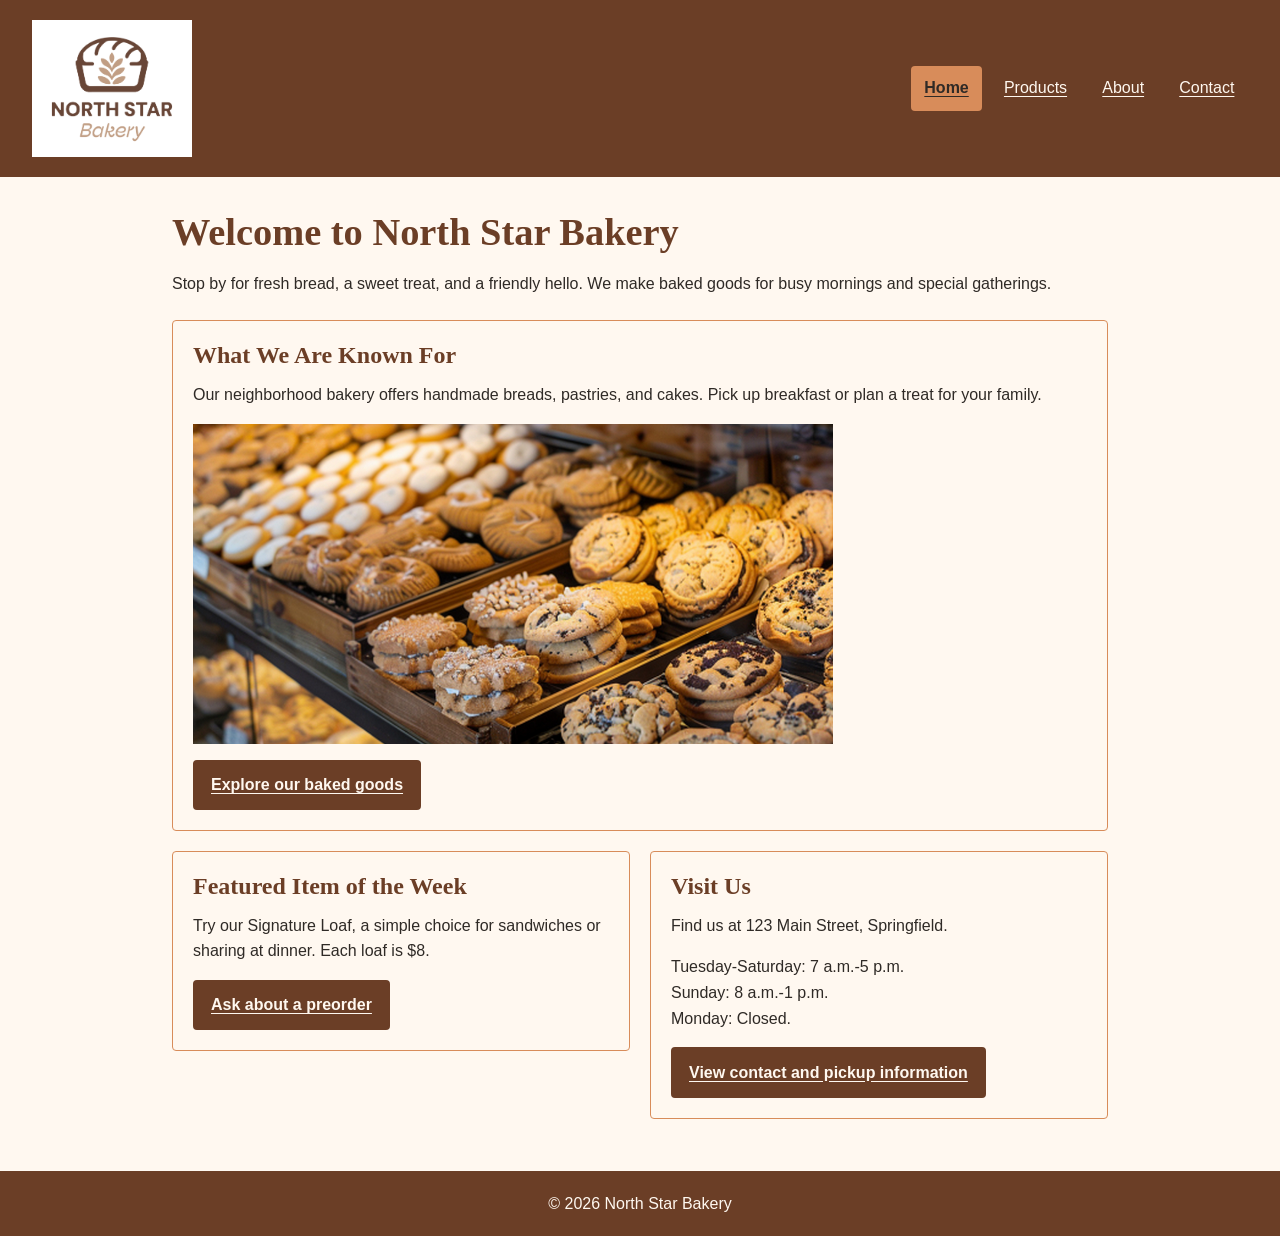
<file: index.html>
<!DOCTYPE html>
<html lang="en">
<head>
  <meta charset="UTF-8">
  <meta name="viewport" content="width=device-width, initial-scale=1">
  <title>Home | North Star Bakery</title>
<link rel="stylesheet" href="styles.css">
</head>
<body class="index-page">
  <a href="#main-content" class="skip-link">Skip to main content</a>
  <header class="site-header">
    <a href="index.html" class="brand"><img src="media/bakery-logo_c.png" width="160" alt="North Star Bakery logo with a bread icon">
    </a><nav aria-label="Main navigation">
      <ul class="nav-links">
        <li><a href="index.html" aria-current="page">Home</a></li>
        <li><a href="products.html">Products</a></li>
        <li><a href="about.html">About</a></li>
        <li><a href="contact.html">Contact</a></li>
      </ul>
    </nav>
  </header>

  <main id="main-content" tabindex="-1" class="container">
    <div class="page-intro">
<h1>Welcome to North Star Bakery</h1>
    <p>Stop by for fresh bread, a sweet treat, and a friendly hello.
      We make baked goods for busy mornings and special gatherings.</p>

    </div>
<section class="card home-feature">
      <h2>What We Are Known For</h2>
      <p>Our neighborhood bakery offers handmade breads, pastries,
        and cakes. Pick up breakfast or plan a treat for your family.</p>
      <picture>
        <source media="(min-width: 700px)" srcset="media/bakery-feature-large_c.png">
        <img src="media/bakery-feature-small_c.png" width="320" alt="Cookies, muffins, and pastries in a bakery display">
      </picture>
      <p><a href="products.html" class="button">Explore our baked goods</a></p>
    </section>

    <div class="home-details">
<section class="card">
      <h2>Featured Item of the Week</h2>
      <p>Try our Signature Loaf, a simple choice for sandwiches or
        sharing at dinner. Each loaf is $8.</p>
      <p><a href="contact.html" class="button">Ask about a preorder</a></p>
    </section>

    <section class="card">
      <h2>Visit Us</h2>
      <p>Find us at 123 Main Street, Springfield.</p>
      <p>Tuesday-Saturday: 7 a.m.-5 p.m.<br>
        Sunday: 8 a.m.-1 p.m.<br>Monday: Closed.</p>
      <p><a href="contact.html" class="button">View contact and pickup information</a></p>
    </section>
  </div></main>

  <footer class="site-footer">
    <p>© 2026 North Star Bakery</p>
  </footer>
</body>
</html>
</file>
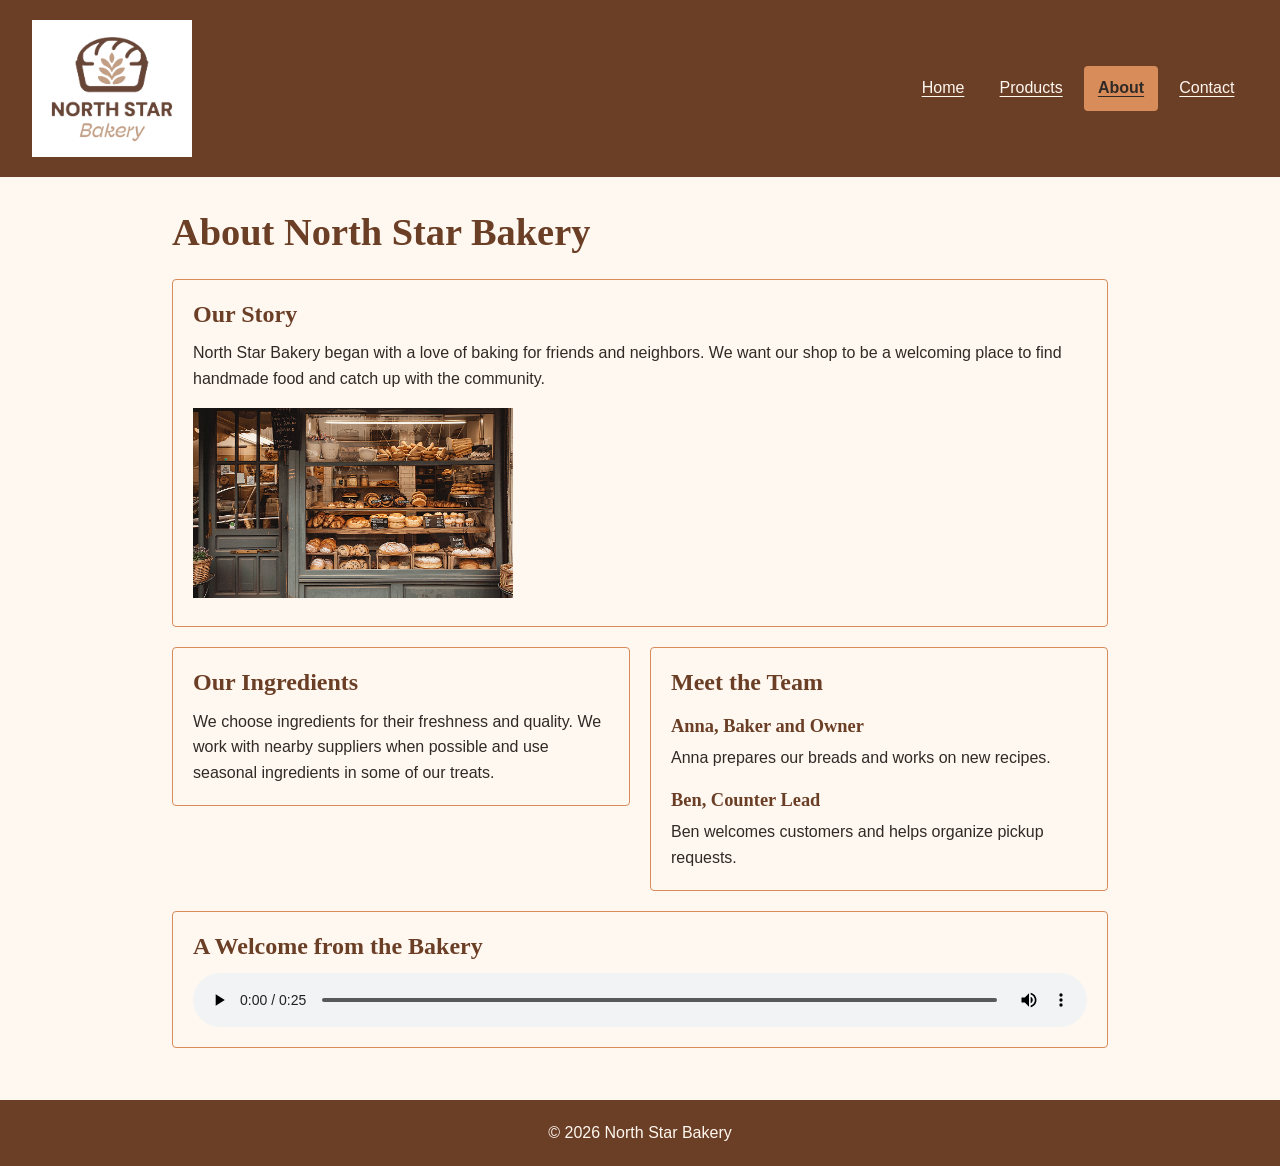
<file: about.html>
<!DOCTYPE html>
<html lang="en">
<head>
  <meta charset="UTF-8">
  <meta name="viewport" content="width=device-width, initial-scale=1">
  <title>About | North Star Bakery</title>
<link rel="stylesheet" href="styles.css">
</head>
<body class="about-page">
  <a href="#main-content" class="skip-link">Skip to main content</a>
  <header class="site-header">
    <a href="index.html" class="brand"><img src="media/bakery-logo_c.png" width="160" alt="North Star Bakery logo with a bread icon">
    </a><nav aria-label="Main navigation">
      <ul class="nav-links">
        <li><a href="index.html">Home</a></li>
        <li><a href="products.html">Products</a></li>
        <li><a href="about.html" aria-current="page">About</a></li>
        <li><a href="contact.html">Contact</a></li>
      </ul>
    </nav>
  </header>

  <main id="main-content" tabindex="-1" class="container">
    <div class="page-intro">
<h1>About North Star Bakery</h1>
    </div>
<section class="card">
      <h2>Our Story</h2>
      <p>North Star Bakery began with a love of baking for friends
        and neighbors. We want our shop to be a welcoming place
        to find handmade food and catch up with the community.</p>
      <img src="media/bakery-storefront_c.png" width="320" alt="Bread and pastry display beside a dark green bakery door">
    </section>

    <div class="about-details">
<section class="card">
      <h2>Our Ingredients</h2>
      <p>We choose ingredients for their freshness and quality.
        We work with nearby suppliers when possible and use
        seasonal ingredients in some of our treats.</p>
    </section>

    <section class="card">
      <h2>Meet the Team</h2>
      <h3>Anna, Baker and Owner</h3>
      <p>Anna prepares our breads and works on new recipes.</p>
      <h3>Ben, Counter Lead</h3>
      <p>Ben welcomes customers and helps organize pickup requests.</p>
    </section>

    </div>
<section class="card">
      <h2>A Welcome from the Bakery</h2>
      <audio controls preload="metadata">
        <source src="media/bakery-welcome_c.mp3" type="audio/mpeg">
        Your browser does not support audio playback.
        <a href="media/bakery-welcome_c.mp3">Download the welcome audio</a>.
      </audio>
    </section>
  </main>

  <footer class="site-footer">
    <p>© 2026 North Star Bakery</p>
  </footer>
</body>
</html>
</file>
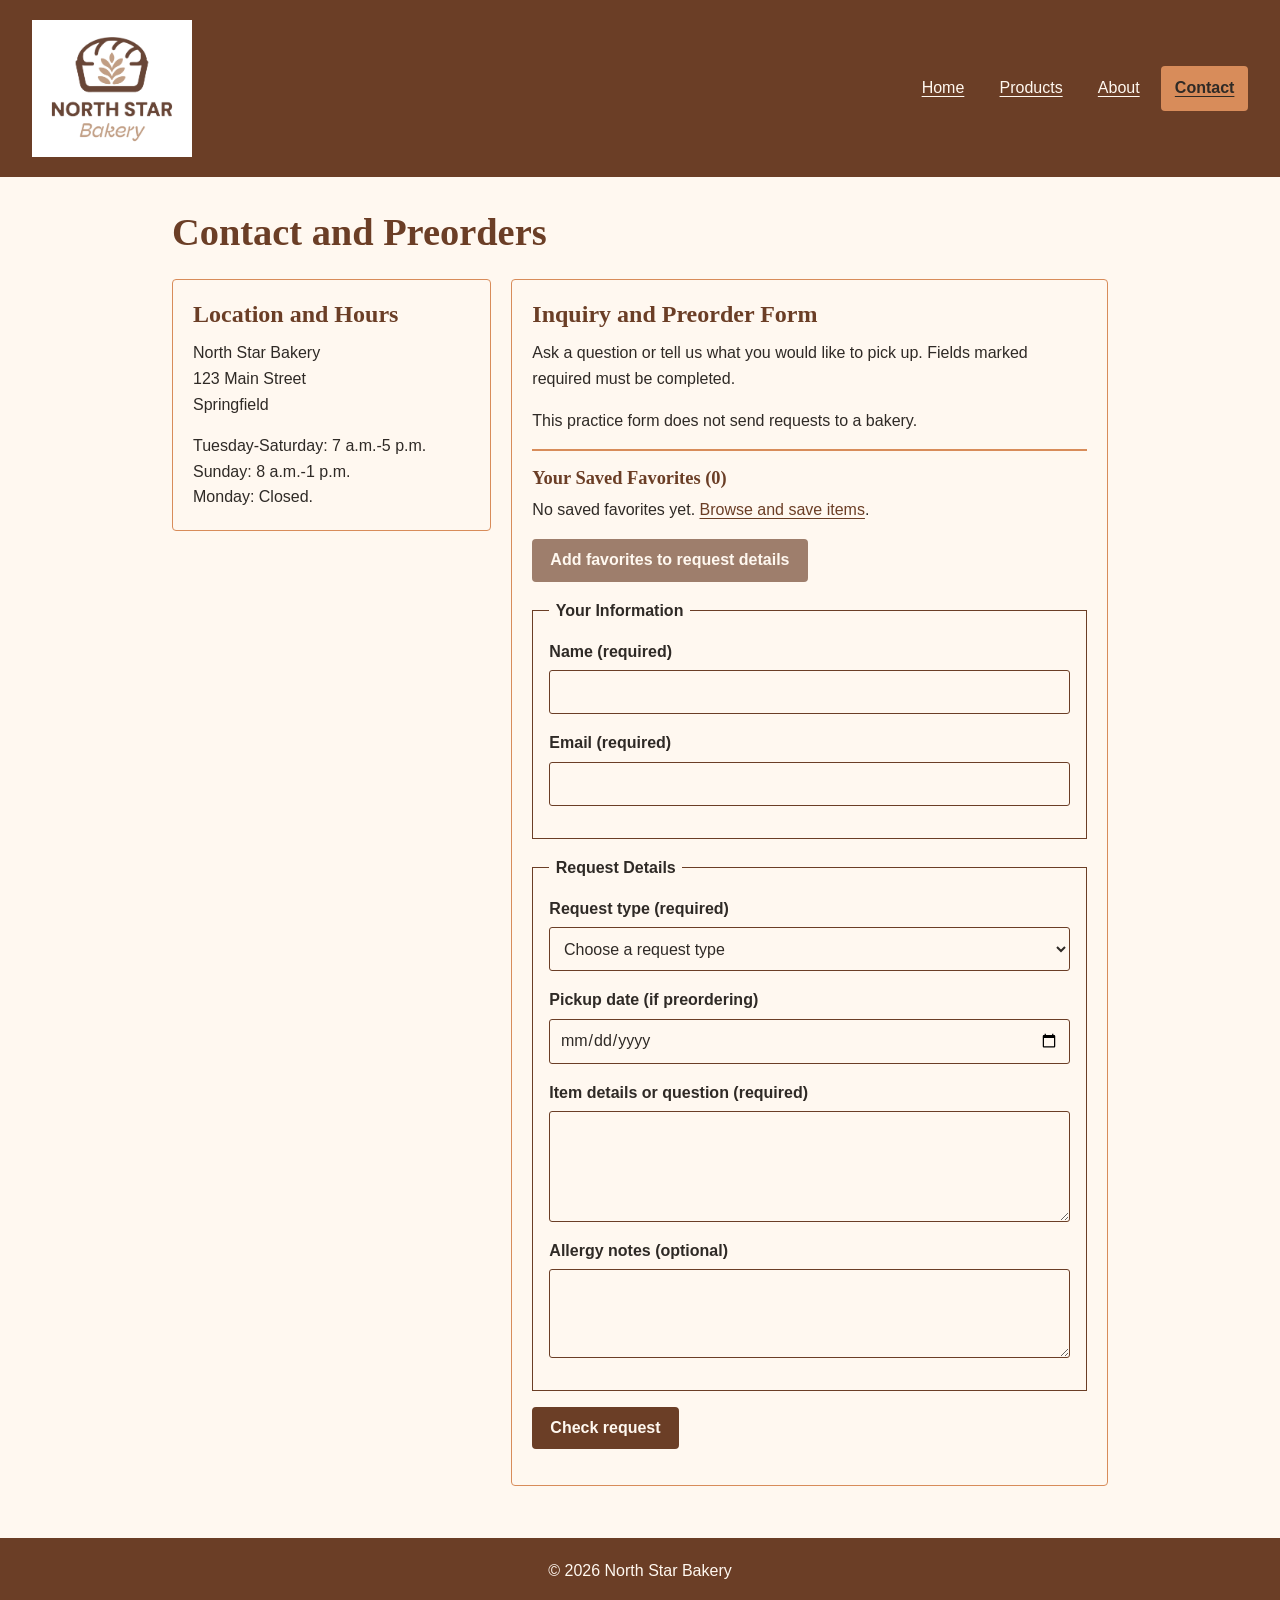
<file: contact.html>
<!DOCTYPE html>
<html lang="en">
<head>
  <meta charset="UTF-8">
  <meta name="viewport" content="width=device-width, initial-scale=1">
  <title>Contact | North Star Bakery</title>
<link rel="stylesheet" href="styles.css">
  <script src="scripts.js" defer></script>
</head>
<body class="contact-page">
  <a href="#main-content" class="skip-link">Skip to main content</a>
  <header class="site-header">
    <a href="index.html" class="brand"><img src="media/bakery-logo_c.png" width="160" alt="North Star Bakery logo with a bread icon">
    </a><nav aria-label="Main navigation">
      <ul class="nav-links">
        <li><a href="index.html">Home</a></li>
        <li><a href="products.html">Products</a></li>
        <li><a href="about.html">About</a></li>
        <li><a href="contact.html" aria-current="page">Contact</a></li>
      </ul>
    </nav>
  </header>

  <main id="main-content" tabindex="-1" class="container">
    <div class="page-intro">
<h1>Contact and Preorders</h1>
    </div>
<div class="contact-layout">
<section class="card">
      <h2>Location and Hours</h2>
      <address>North Star Bakery<br>
        123 Main Street<br>Springfield</address>
      <p>Tuesday-Saturday: 7 a.m.-5 p.m.<br>
        Sunday: 8 a.m.-1 p.m.<br>Monday: Closed.</p>
    </section>

    <section class="card">
      <h2>Inquiry and Preorder Form</h2>
      <p>Ask a question or tell us what you would like to pick up.
        Fields marked required must be completed.</p>
      <p>This practice form does not send requests to a bakery.</p>
      <section class="saved-favorites" id="contact-favorites" aria-labelledby="saved-heading" hidden>
        <h3 id="saved-heading">Your Saved Favorites (<span id="favorite-count">0</span>)</h3>
        <p id="favorites-empty">No saved favorites yet. <a href="products.html">Browse and save items</a>.</p>
        <ul id="favorite-list"></ul>
        <button type="button" id="use-favorites" disabled>Add favorites to request details</button>
        <p id="favorites-message" role="status"></p>
      </section>
      <p id="storage-message" role="status"></p>
      <p id="form-errors" class="feedback" role="alert"></p>
      <form id="inquiry-form" action="contact.html" method="get">
        <fieldset>
          <legend>Your Information</legend>
          <p>
            <label for="customer-name">Name (required)</label><br>
            <input type="text" id="customer-name" aria-describedby="customer-name-error" name="customer-name" autocomplete="name" minlength="2" maxlength="60" required>
          <span id="customer-name-error" class="field-error" aria-live="polite" hidden></span>
          </p>
          <p>
            <label for="email">Email (required)</label><br>
            <input type="email" id="email" aria-describedby="email-error" name="email" autocomplete="email" maxlength="254" required>
          <span id="email-error" class="field-error" aria-live="polite" hidden></span>
          </p>
        </fieldset>

        <fieldset>
          <legend>Request Details</legend>
          <p>
            <label for="request-type">Request type (required)</label><br>
            <select id="request-type" aria-describedby="request-type-error" name="request-type" required>
              <option value="">Choose a request type</option>
              <option value="preorder">Preorder</option>
              <option value="question">General question</option>
            </select>
          <span id="request-type-error" class="field-error" aria-live="polite" hidden></span>
          </p>
          <p>
            <label for="pickup-date">Pickup date (if preordering)</label><br>
            <input type="date" id="pickup-date" aria-describedby="pickup-date-error" name="pickup-date">
          <span id="pickup-date-error" class="field-error" aria-live="polite" hidden></span>
          </p>
          <p>
            <label for="details">Item details or question (required)</label>
            <br>
            <textarea id="details" aria-describedby="details-error" name="details" rows="4" cols="30" minlength="10" maxlength="500" required></textarea>
          <span id="details-error" class="field-error" aria-live="polite" hidden></span>
          </p>
          <p>
            <label for="allergies">Allergy notes (optional)</label><br>
            <textarea id="allergies" aria-describedby="allergies-error" name="allergies" maxlength="300" rows="3" cols="30"></textarea>
          <span id="allergies-error" class="field-error" aria-live="polite" hidden></span>
          </p>
        </fieldset>
        <p><button type="submit">Check request</button></p>
      </form>
      <p id="form-status" class="feedback" role="status" tabindex="-1"></p>
    </section>
  </div></main>

  <footer class="site-footer">
    <p>© 2026 North Star Bakery</p>
  </footer>
</body>
</html>
</file>
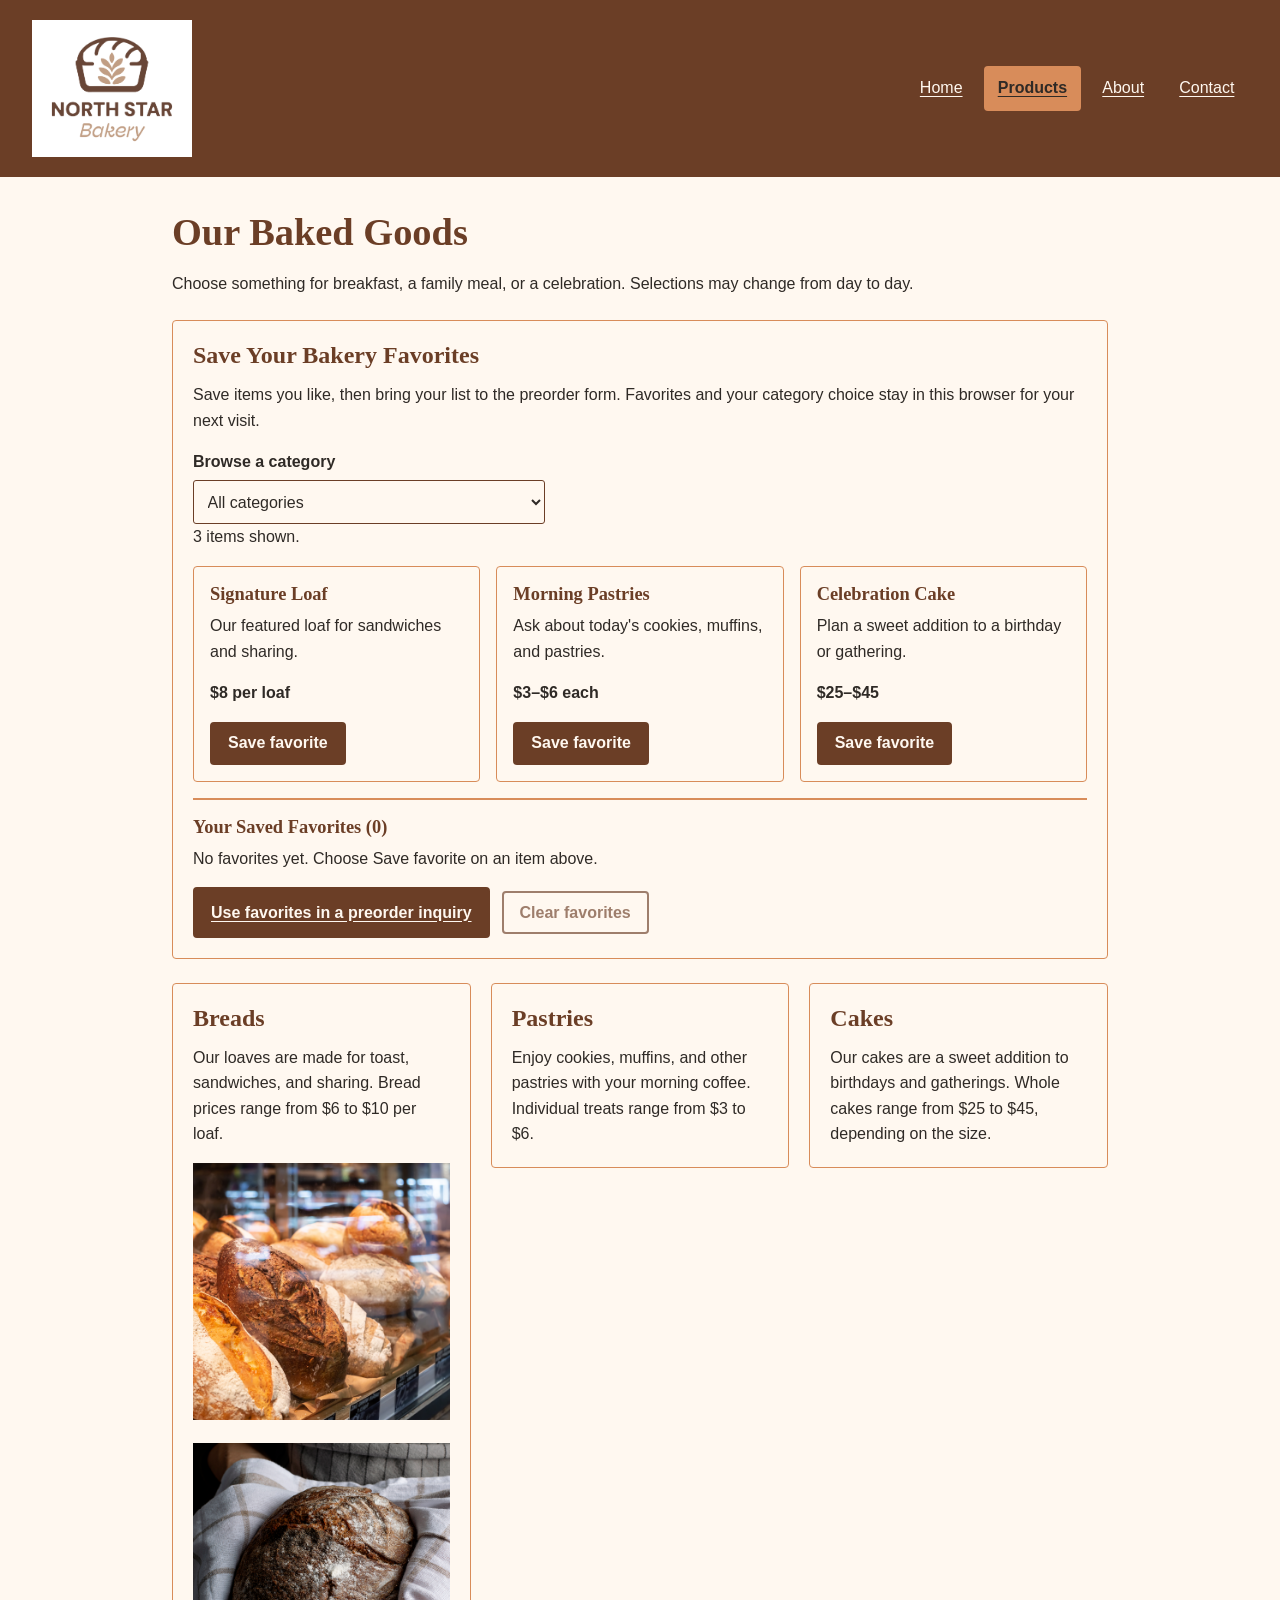
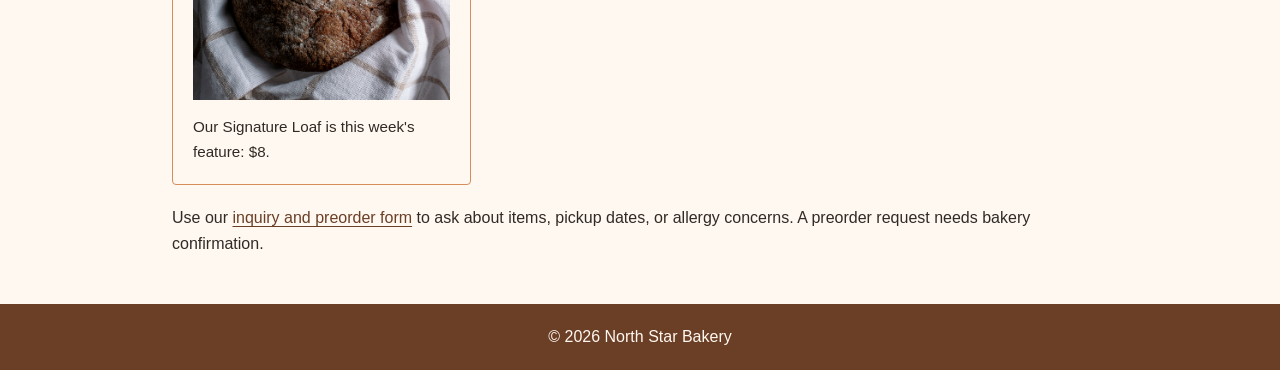
<file: products.html>
<!DOCTYPE html>
<html lang="en">
<head>
  <meta charset="UTF-8">
  <meta name="viewport" content="width=device-width, initial-scale=1">
  <title>Products | North Star Bakery</title>
<link rel="stylesheet" href="styles.css">
  <script src="scripts.js" defer></script>
</head>
<body class="products-page">
  <a href="#main-content" class="skip-link">Skip to main content</a>
  <header class="site-header">
    <a href="index.html" class="brand"><img src="media/bakery-logo_c.png" width="160" alt="North Star Bakery logo with a bread icon">
    </a><nav aria-label="Main navigation">
      <ul class="nav-links">
        <li><a href="index.html">Home</a></li>
        <li><a href="products.html" aria-current="page">Products</a></li>
        <li><a href="about.html">About</a></li>
        <li><a href="contact.html">Contact</a></li>
      </ul>
    </nav>
  </header>

  <main id="main-content" tabindex="-1" class="container">
    <div class="page-intro">
<h1>Our Baked Goods</h1>
    <p>Choose something for breakfast, a family meal, or a celebration.
      Selections may change from day to day.</p>

    </div>
<section class="card favorites-feature" aria-labelledby="favorites-heading">
      <h2 id="favorites-heading">Save Your Bakery Favorites</h2>
      <p>Save items you like, then bring your list to the preorder form. Favorites and your category choice stay in this browser for your next visit.</p>
      <div id="favorites-controls" hidden>
        <div class="filter-row">
          <label for="category-filter">Browse a category</label>
          <select id="category-filter">
            <option value="all">All categories</option>
            <option value="breads">Breads</option>
            <option value="pastries">Pastries</option>
            <option value="cakes">Cakes</option>
          </select>
          <p id="filter-result" role="status"></p>
        </div>
        <div id="favorite-products" class="favorite-products"></div>
        <p id="feature-message" class="feedback" role="status"></p>
        <div class="saved-favorites">
          <h3>Your Saved Favorites (<span id="favorite-count">0</span>)</h3>
          <p id="favorites-empty">No favorites yet. Choose Save favorite on an item above.</p>
          <ul id="favorite-list"></ul>
          <div class="button-row">
            <a href="contact.html" class="button">Use favorites in a preorder inquiry</a>
            <button type="button" id="clear-favorites" class="secondary-button" disabled>Clear favorites</button>
          </div>
        </div>
      </div>
      <noscript><p>Enable JavaScript to save favorites. You can still browse the products below and use the contact form.</p></noscript>
      <p id="storage-message" role="status"></p>
    </section>
<div class="product-list">
<section class="card">
      <h2>Breads</h2>
      <p>Our loaves are made for toast, sandwiches, and sharing.
        Bread prices range from $6 to $10 per loaf.</p>
      <img src="media/bakery-bread_c.png" width="320" alt="Round bread loaves arranged in a glass bakery display">
      <figure>
        <img src="media/bakery-signature-loaf_c.png" width="320" alt="Oval loaf dusted with flour on a striped cloth">
        <figcaption>Our Signature Loaf is this week's feature: $8.
        </figcaption>
      </figure>
    </section>

    <section class="card">
      <h2>Pastries</h2>
      <p>Enjoy cookies, muffins, and other pastries with your morning
        coffee. Individual treats range from $3 to $6.</p>
    </section>

    <section class="card">
      <h2>Cakes</h2>
      <p>Our cakes are a sweet addition to birthdays and gatherings.
        Whole cakes range from $25 to $45, depending on the size.</p>
    </section>

    </div>
<p>Use our <a href="contact.html">inquiry and preorder form</a>
      to ask about items, pickup dates, or allergy concerns.
      A preorder request needs bakery confirmation.</p>
  </main>

  <footer class="site-footer">
    <p>© 2026 North Star Bakery</p>
  </footer>
</body>
</html>
</file>
<file: styles.css>
/* Shared styles for all four North Star Bakery pages. */
* {
  box-sizing: border-box;
}

body {
  margin: 0;
  background-color: #FFF8F0;
  color: #2F2A26;
  font-family: Arial, sans-serif;
  font-size: 16px;
  line-height: 1.6;
}

h1, h2, h3 {
  color: #6B3E26;
  font-family: Georgia, serif;
  line-height: 1.2;
}

h1 { font-size: 2rem; margin: 0 0 1rem; }
h2 { font-size: 1.5rem; margin: 0 0 0.75rem; }
h3 { font-size: 1.15rem; margin-bottom: 0.5rem; }
p { margin: 0 0 1rem; }
a { color: #6B3E26; text-underline-offset: 0.2em; }
a:hover { color: #2F2A26; }
a:focus, button:focus, input:focus, select:focus, textarea:focus {
  outline: 3px solid #6B3E26;
  outline-offset: 3px;
}

.skip-link {
  position: absolute;
  left: -10000px;
  padding: 0.75rem;
  background-color: #FFF8F0;
  color: #6B3E26;
  z-index: 10;
}
.skip-link:focus { left: 0.75rem; top: 0.75rem; }

.site-header {
  display: flex;
  flex-direction: column;
  align-items: center;
  gap: 1rem;
  padding: 1.25rem;
  background-color: #6B3E26;
  color: #FFF8F0;
}
.brand { display: block; max-width: 100%; }
.brand img { display: block; width: 160px; height: auto; }
.brand:focus { outline-color: #FFF8F0; }
.nav-links {
  display: flex;
  flex-wrap: wrap;
  justify-content: center;
  gap: 0.5rem;
  list-style: none;
  margin: 0;
  padding: 0;
}
.nav-links a {
  display: block;
  padding: 0.6rem 0.85rem;
  border-radius: 4px;
  color: #FFF8F0;
}
.nav-links a:hover, .nav-links a:focus, .nav-links a[aria-current="page"] {
  background-color: #D88C5A;
  color: #2F2A26;
}
.nav-links a:focus { outline-color: #FFF8F0; }
.nav-links a[aria-current="page"] { font-weight: bold; }

.container {
  width: 100%;
  max-width: 1000px;
  margin: 0 auto;
  padding: 1.5rem 1rem;
}
.page-intro { margin-bottom: 1.5rem; }
.card {
  min-width: 0;
  padding: 1.25rem;
  margin-bottom: 1.25rem;
  border: 1px solid #D88C5A;
  border-radius: 4px;
}
.card > :last-child { margin-bottom: 0; }
.product-list, .contact-layout, .home-details, .about-details {
  display: flex;
  flex-direction: column;
  gap: 1.25rem;
  margin-bottom: 1.25rem;
}
.product-list > .card, .contact-layout > .card,
.home-details > .card, .about-details > .card { margin-bottom: 0; }
img { max-width: 100%; height: auto; }
picture, picture img { display: block; }
.home-feature picture { margin: 1rem 0; }
.home-feature picture img { width: 100%; max-width: 640px; }
figure { margin: 1rem 0 0; }
figcaption { font-size: 0.95rem; margin-top: 0.5rem; }
address { font-style: normal; margin-bottom: 1rem; }
audio { display: block; width: 100%; max-width: 100%; }

fieldset {
  min-width: 0;
  padding: 1rem;
  border: 1px solid #6B3E26;
  margin: 0 0 1rem;
}
legend, label { font-weight: bold; }
legend { padding: 0 0.4rem; }
input, select, textarea {
  display: block;
  width: 100%;
  max-width: 100%;
  min-width: 0;
  min-height: 44px;
  margin-top: 0.35rem;
  padding: 0.6rem;
  border: 1px solid #6B3E26;
  border-radius: 3px;
  background-color: #FFF8F0;
  color: #2F2A26;
  font-family: inherit;
  font-size: 1rem;
  line-height: 1.4;
}
textarea { resize: vertical; }
label + br { display: none; }
button, .button {
  display: inline-block;
  max-width: 100%;
  padding: 0.65rem 1rem;
  border: 2px solid #6B3E26;
  border-radius: 4px;
  background-color: #6B3E26;
  color: #FFF8F0;
  font-family: Arial, sans-serif;
  font-size: 1rem;
  font-weight: bold;
  text-align: center;
  cursor: pointer;
}
button:hover, .button:hover, .button:focus {
  background-color: #D88C5A;
  color: #2F2A26;
}
.site-footer {
  padding: 1.25rem;
  background-color: #6B3E26;
  color: #FFF8F0;
  text-align: center;
}
.site-footer p { margin: 0; }

/* Larger screens use rows after the mobile layout has enough room. */
@media (min-width: 768px) {
  .site-header {
    flex-direction: row;
    justify-content: space-between;
    padding: 1.25rem 2rem;
  }
  .container { padding: 2rem; }
  h1 { font-size: 2.4rem; }
  .product-list, .contact-layout, .home-details, .about-details {
    flex-direction: row;
    align-items: flex-start;
  }
  .product-list > .card, .home-details > .card, .about-details > .card {
    flex: 1 1 0;
  }
  .contact-layout > .card:first-child { flex: 1 1 0; }
  .contact-layout > .card:last-child { flex: 2 1 0; }
}

/* Touchstone 4 additions keep the existing colors and typefaces. */
[hidden] { display: none !important; }
.favorites-feature { margin-bottom: 1.5rem; }
.filter-row { margin-bottom: 1rem; }
.filter-row select { max-width: 22rem; }
.favorite-products { display: flex; flex-direction: column; gap: 1rem; }
.favorite-product {
  min-width: 0;
  flex: 1 1 0;
  border: 1px solid #D88C5A;
  border-radius: 4px;
  padding: 1rem;
}
.favorite-product h3 { margin-top: 0; }
.product-price { font-weight: bold; }
.saved-favorites { border-top: 2px solid #D88C5A; margin-top: 1rem; padding-top: 1rem; }
.saved-favorites h3 { margin-top: 0; }
.button-row { display: flex; flex-wrap: wrap; gap: 0.75rem; align-items: center; }
.secondary-button { background-color: #FFF8F0; color: #6B3E26; }
button:disabled { cursor: default; opacity: 0.65; }
button:disabled:hover { background-color: #6B3E26; color: #FFF8F0; }
.secondary-button:disabled:hover { background-color: #FFF8F0; color: #6B3E26; }
.feedback:not(:empty), #storage-message:not(:empty) { margin-top: 1rem; font-weight: bold; }
.field-error { display: block; margin-top: 0.4rem; color: #6B3E26; font-weight: bold; font-size: 0.95rem; }
[aria-invalid="true"] { border-width: 3px; }
#favorite-list { padding-left: 1.4rem; }
#favorite-list:empty, .feedback:empty, #storage-message:empty { display: none; }
@media (min-width: 768px) {
  .favorite-products { flex-direction: row; }
}
</file>
